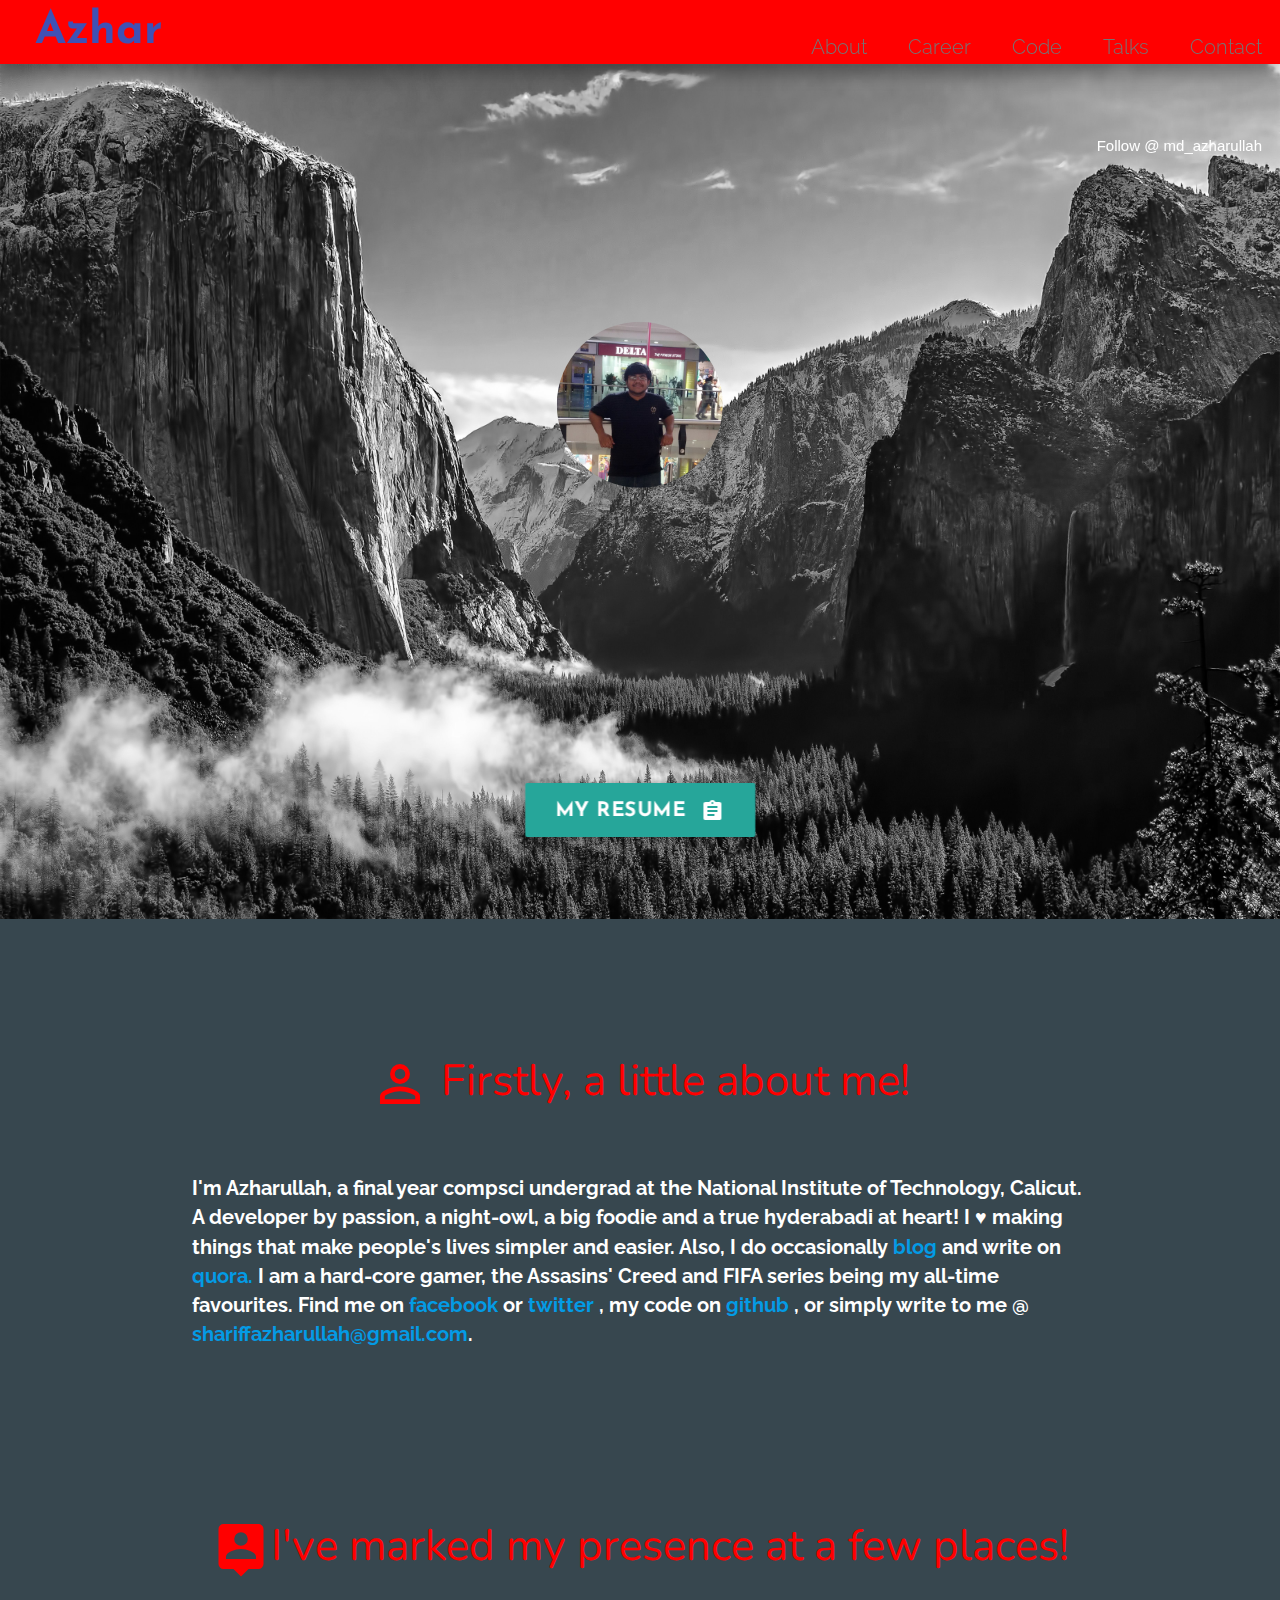
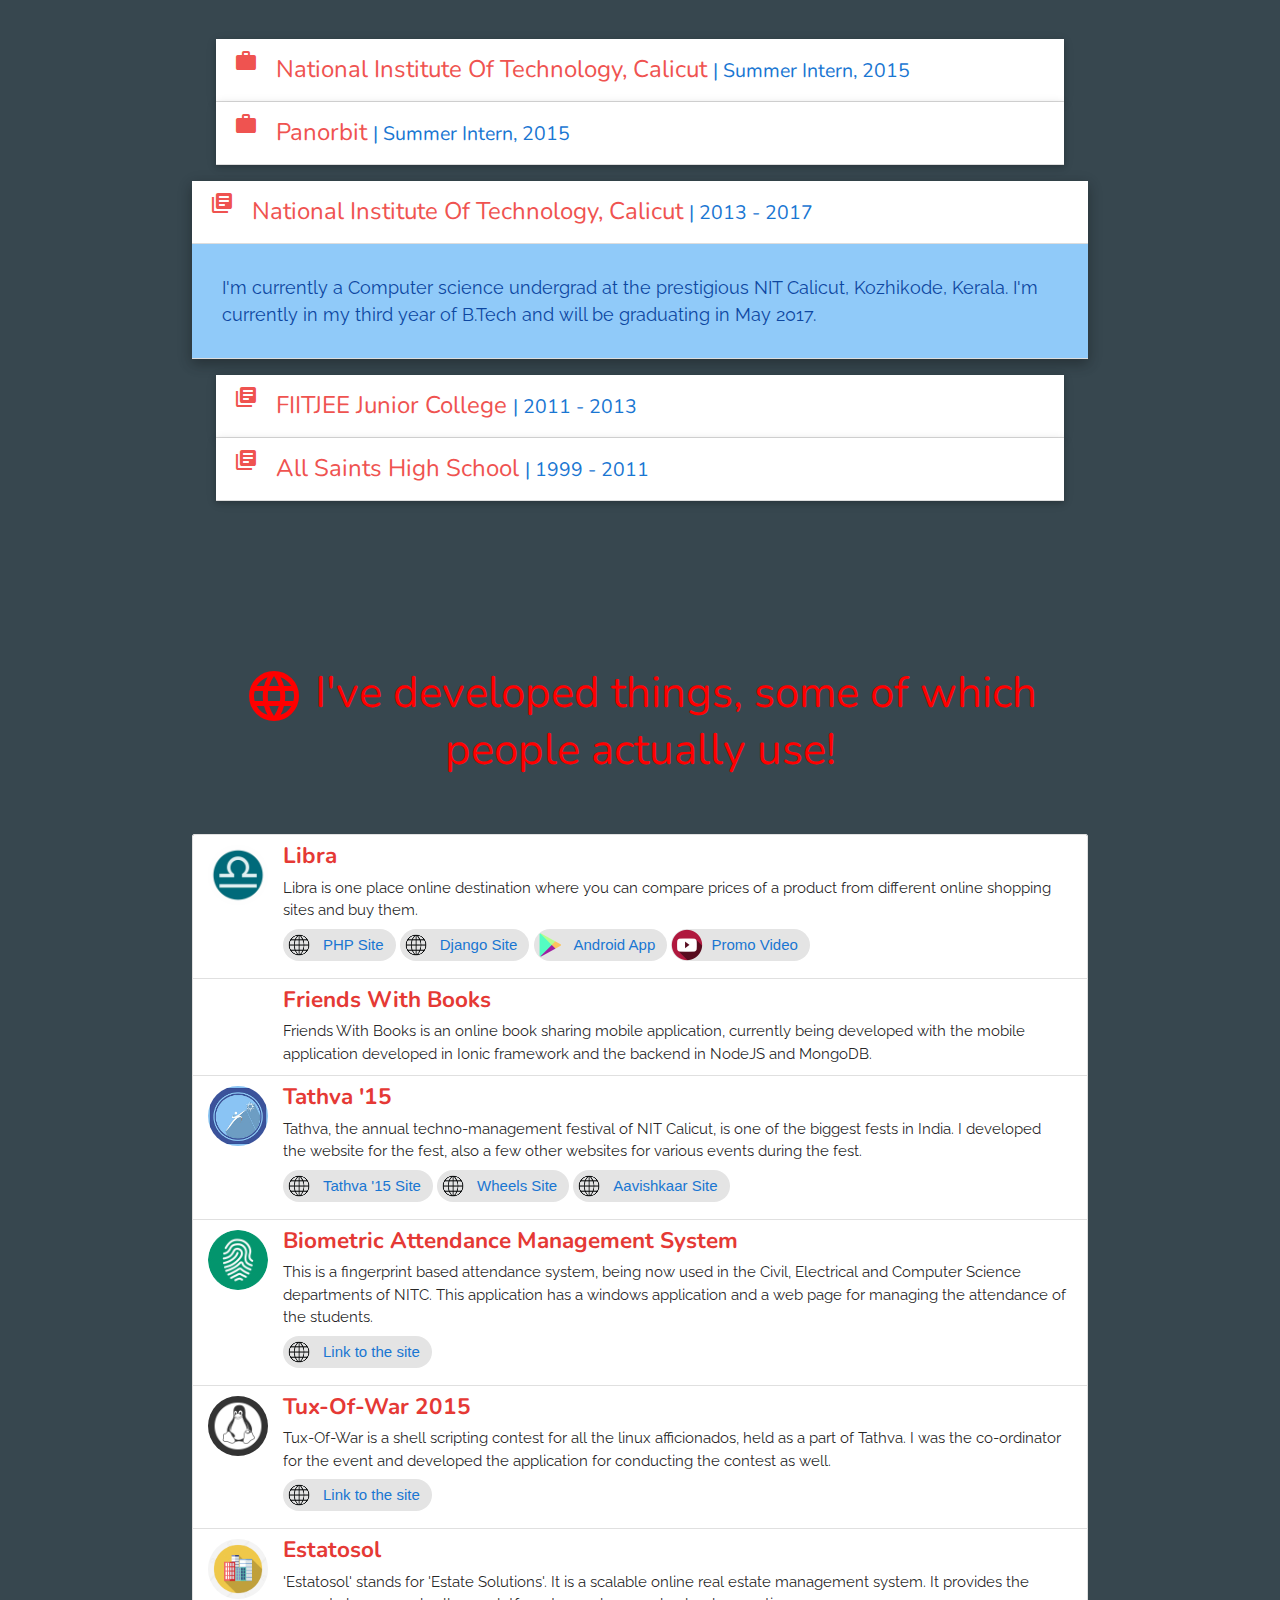
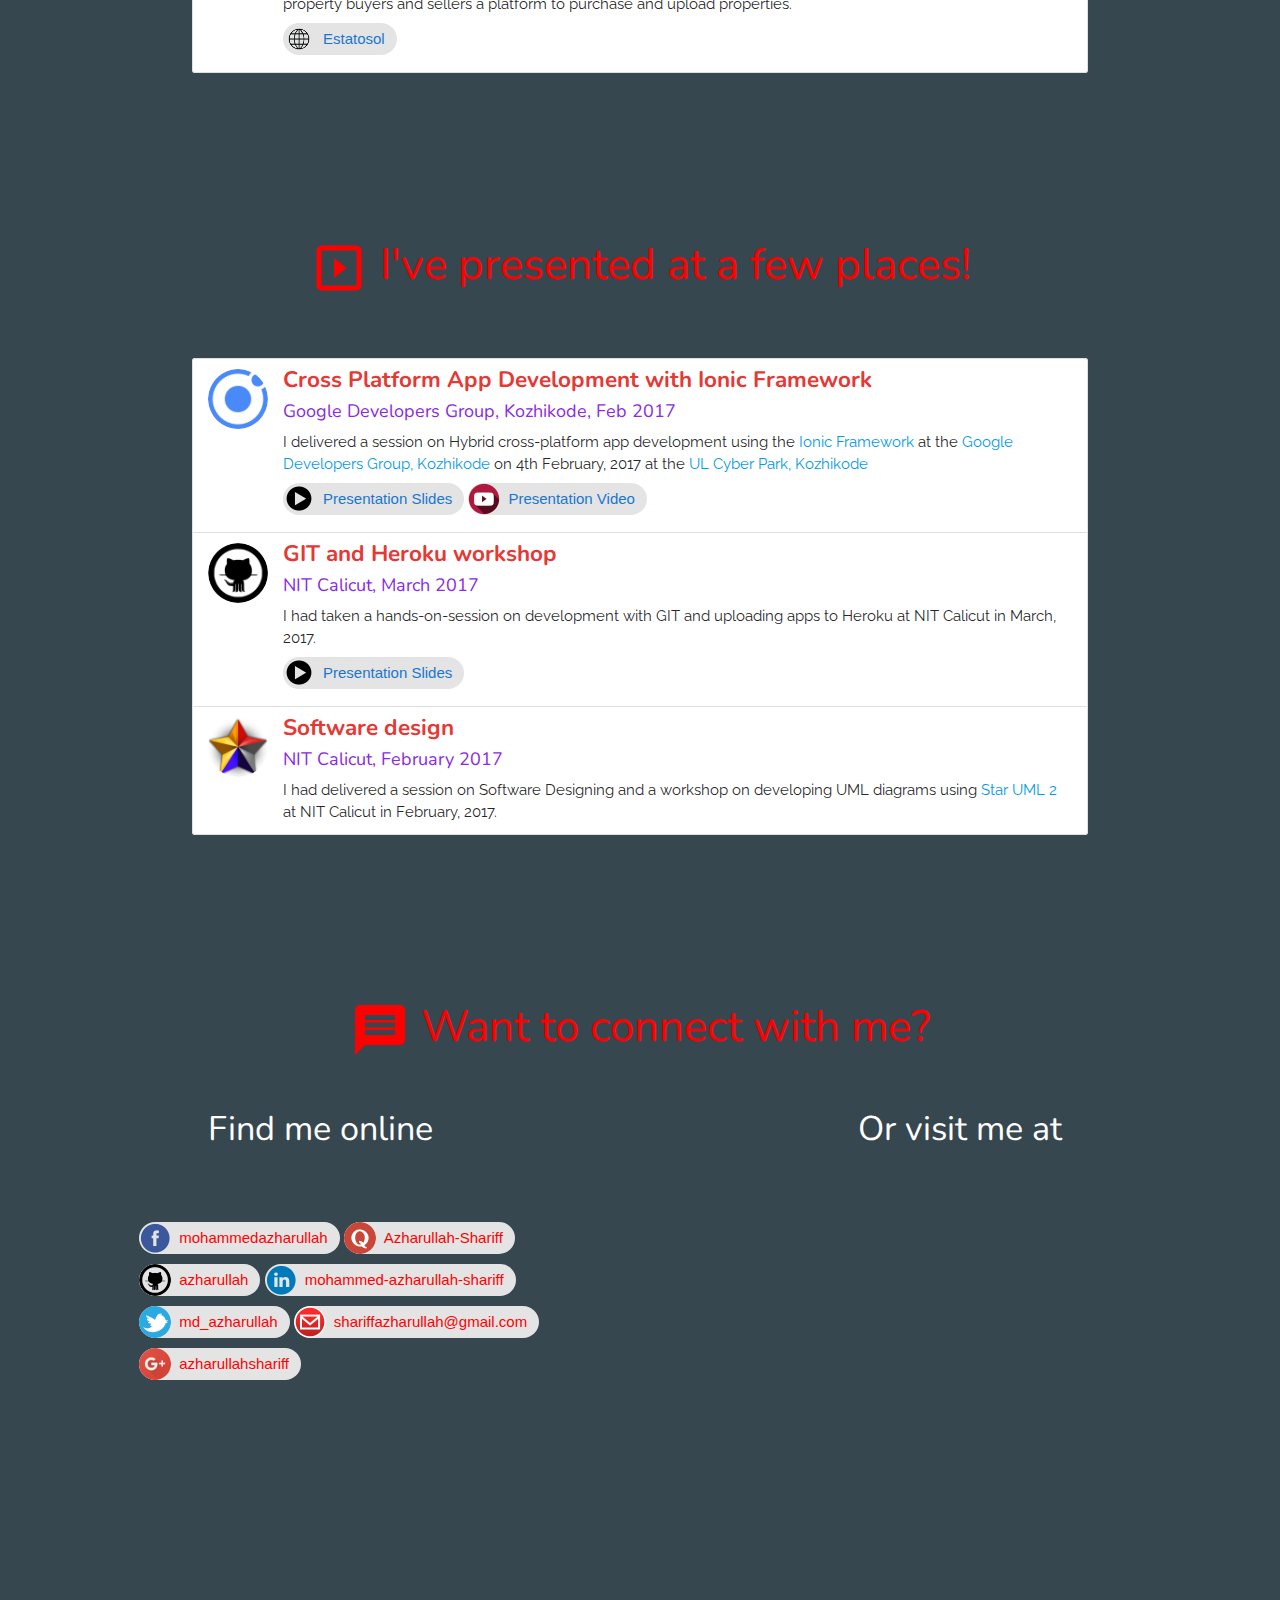
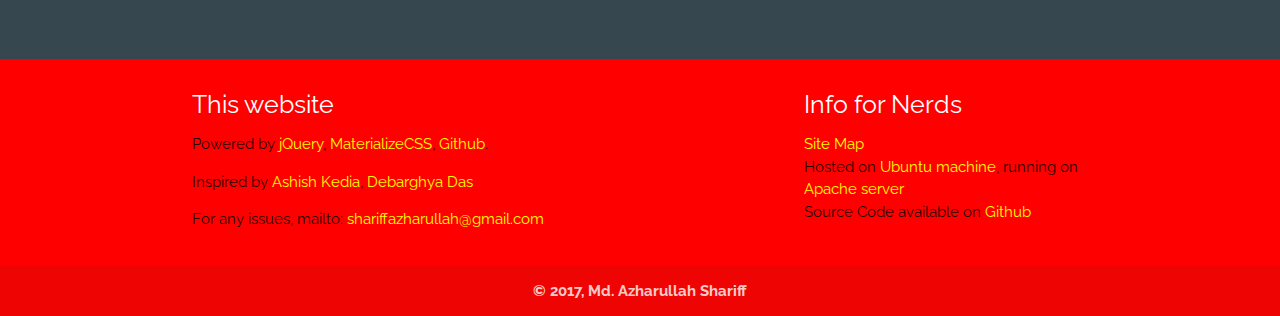
<file: index.html>
<!DOCTYPE html>

<html>

<head>

    <title>Azhar | Portfolio</title>

    <!--Import Google Icon Font-->
    <link href="https://fonts.googleapis.com/icon?family=Material+Icons" rel="stylesheet">
    <link href="https://fonts.googleapis.com/css?family=Josefin+Sans|Nunito|Raleway" rel="stylesheet">
    <!--Import materialize.css-->
    <link type="text/css" rel="stylesheet" href="materialize/css/materialize.css" media="screen,projection" />
    <!-- Custom CSS -->
    <link rel="stylesheet" type="text/css" href="css/home.css">

    <!--Let browser know website is optimized for mobile-->
    <meta name="viewport" content="width=device-width, initial-scale=1.0" />

    <meta property="og:url" content="https://azharullah.github.io" />
    <meta property="og:type" content="website" />
    <meta property="og:title" content="Azharullah | Portfolio" />
    <meta property="og:description" content="I'm a final year computer science undergrad at NIT Calicut." />
    <meta property="og:image" content="http://athena.nitc.ac.in/azharullahshariff_b130727cs/mysite/img/azhar_full.jpg" />

    <link rel="shortcut icon" type="image/png" href="img/azhar_small.jpg" />

    <!-- Google website tracking -->
    <script>
        (function(i, s, o, g, r, a, m) {
            i['GoogleAnalyticsObject'] = r;
            i[r] = i[r] || function() {
                (i[r].q = i[r].q || []).push(arguments)
            }, i[r].l = 1 * new Date();
            a = s.createElement(o),
                m = s.getElementsByTagName(o)[0];
            a.async = 1;
            a.src = g;
            m.parentNode.insertBefore(a, m)
        })(window, document, 'script', 'https://www.google-analytics.com/analytics.js', 'ga');

        ga('create', 'UA-84799110-1', 'auto');
        ga('send', 'pageview');
    </script>

    <!-- Twitter SDK -->
    <script>
        window.twttr = (function(d, s, id) {
            var js, fjs = d.getElementsByTagName(s)[0],
                t = window.twttr || {};
            if (d.getElementById(id)) return t;
            js = d.createElement(s);
            js.id = id;
            js.src = "https://platform.twitter.com/widgets.js";
            fjs.parentNode.insertBefore(js, fjs);

            t._e = [];
            t.ready = function(f) {
                t._e.push(f);
            };

            return t;
        }(document, "script", "twitter-wjs"));
    </script>

</head>

<body>

    <div class="navbar-fixed">
        <nav class="z-depth-2">
            <div class="nav-wrapper">
                <a href="#0" class="brand-logo"> <img id="res_img" src="img/azhar_small.jpg"> <span> Azhar </span> </a>
                <a href="#" data-activates="mobile-demo" class="button-collapse"><i class="material-icons">menu</i></a>
                <ul id="nav-mobile" class="right hide-on-med-and-down section table-of-contents">
                    <li><a href="#aboutme">About</a></li>
                    <li><a href="#career">Career</a></li>
                    <li><a href="#code">Code</a></li>
                    <li><a href="#presentations">Talks</a></li>
                    <li><a href="#contact">Contact</a></li>
                </ul>
                <ul class="side-nav section table-of-contents" id="mobile-demo">
                    <li><a href="#aboutme">About</a></li>
                    <li><a href="#career">Career</a></li>
                    <li><a href="#code">Code</a></li>
                    <li><a href="#presentations">Talks</a></li>
                    <li><a href="#contact">Contact</a></li>
                </ul>
            </div>
        </nav>
    </div>

    <div id="main_contents" class="row col s12 l12 m12">

        <img id="myimagemain" class="responsive-img center-align" src="img/azhar_full.jpg">
        <!--<div class="act_icons">
                <h2 class="center-align red-text" style="margin-bottom:50px;font-family: 'Baloo Bhaina', cursive;"> <span style="color:orange"> Hi! I'm </span> Md.<span style="color:#ffeb3b"> Azhar</span>ullah Shariff</h2>
                <a href="https://www.facebook.com/mohammedazharullah.shariff" title="Facebook" target="_blank"><img class="responsive-img social_icons" src="social/fb.png"></a>
                <a href="https://twitter.com/md_azharullah" title="Twitter" target="_blank"><img class="responsive-img social_icons" src="social/twitter.png"></a>
                <a href="mailto:shariffazharullah@gmail.com" title="Gmail" target="_blank"><img class="responsive-img social_icons" src="social/email.png"></a>
                <a href="https://plus.google.com/u/0/+azharullahshariff" title="Google Plus" target="_blank"><img class="responsive-img social_icons" src="social/googleplus.png"></a>
                <a href="https://in.linkedin.com/pub/mohammed-azharullah-shariff/b4/a38/473" title="LinkedIn" target="_blank"><img class="responsive-img social_icons" src="social/linkedin.png"></a>
                <a href="https://github.com/azharullah" title="Github" target="_blank"><img class="responsive-img social_icons" src="social/github.png"></a>
        </div>-->
        <a href="./resume.pdf" class="waves-effect waves-light btn-large resume"><i class="material-icons right">assignment</i>My Resume</a>
        <div class="fb_section"><iframe src="https://www.facebook.com/plugins/follow.php?href=https%3A%2F%2Fwww.facebook.com%2Fmohammedazharullah.shariff&width=450&height=80&layout=standard&size=small&show_faces=true&appId=1718200528464920" width="450" height="80" style="border:none;overflow:hidden"
                scrolling="no" frameborder="0" allowTransparency="true"></iframe></div>
        <a class="twitter-follow-button" style="float:right !important;" href="http://twitter.com/md_azharullah">Follow @ md_azharullah</a>

    </div>

    <div id="aboutme" class="container section scrollspy">

        <h3 class="center-align"><i class="medium material-icons" style="vertical-align: middle;">perm_identity</i> Firstly, a little about me!</h3>
        <p>I'm Azharullah, a final year compsci undergrad at the National Institute of Technology, Calicut. A developer by passion, a night-owl, a big foodie and a true hyderabadi at heart! I &hearts; making things that make people's lives simpler and easier.
            Also, I do occasionally <a href="https://azharullah.wordpress.com" target="_blank"> blog </a> and write on <a href="https://www.quora.com/profile/Azharullah-Shariff" target="_blank"> quora. </a> I am a hard-core gamer, the Assasins' Creed
            and FIFA series being my all-time favourites. Find me on <a href="https://www.facebook.com/mohammedazharullah.shariff" target="_blank"> facebook </a> or <a href="https://twitter.com/md_azharullah" target="_blank"> twitter </a>, my code on
            <a href="https://github.com/azharullah" target="_blank"> github </a>, or simply write to me @ <a href="mailto:shariffazharullah@gmail.com"> shariffazharullah@gmail.com</a>.</p>

    </div>

    <div id="career" class="container section scrollspy">

        <h3 class="center-align"><i class="medium material-icons" style="vertical-align: middle;">person_pin</i>I've marked my presence at a few places!</h3>

        <ul class="collapsible popout" data-collapsible="accordion">
            <li>
                <div class="collapsible-header"><i class="material-icons medium" style="vertical-align: middle;">work</i>National Institute Of Technology, Calicut <span class="career_dates">| Summer Intern, 2015 </span> </div>
                <div class="collapsible-body">
                    <p>I interned at NIT Calicut in summer, 2015 under Dr. Vinod Pathari. I implemented a biometric finger-print attendance management system in the Civil engineering department, NITC. The application is now being used in the Computer Science,
                        Civil and Electrical departments of NITC. </p>
                </div>
            </li>
            <li>
                <div class="collapsible-header"><i class="material-icons medium" style="vertical-align: middle;">work</i>Panorbit <span class="career_dates">| Summer Intern, 2015 </span> </div>
                <div class="collapsible-body">
                    <p>I interned at Panorbit, a bangalore based startup during the summer of 2015. I developed built a face recognition tool using a few javascript libraries. </p>
                </div>
            </li>
            <li>
                <div class="collapsible-header active"><i class="material-icons medium" style="vertical-align: middle;">library_books</i>National Institute Of Technology, Calicut <span class="career_dates">| 2013 - 2017 </span></div>
                <div class="collapsible-body">
                    <p>I'm currently a Computer science undergrad at the prestigious NIT Calicut, Kozhikode, Kerala. I'm currently in my third year of B.Tech and will be graduating in May 2017.</p>
                </div>
            </li>
            <li>
                <div class="collapsible-header"><i class="material-icons medium" style="vertical-align: middle;">library_books</i>FIITJEE Junior College <span class="career_dates">| 2011 - 2013 </span></div>
                <div class="collapsible-body">
                    <p>I did my +2 at FORUM FOR IITJEE (FIITJEE), Hyderabad, with Math, Physics and Chemistry as major subjects and English and French as languages, from 2011 - 2013.</p>
                </div>
            </li>
            <li>
                <div class="collapsible-header"><i class="material-icons medium" style="vertical-align: middle;">library_books</i>All Saints High School <span class="career_dates">| 1999 - 2011</span></div>
                <div class="collapsible-body">
                    <p>I did my schooling from All Saints High School, Hyderabad.</p>
                </div>
            </li>
        </ul>

    </div>

    <div id="code" class="container col s8 l3 section scrollspy">

        <h3 class="center-align"> <i class="material-icons medium" style="vertical-align: middle;">language</i> I've developed things, some of which people actually use!</h3>

        <div id="projects">

            <ul class="collection">

                <li class="collection-item avatar">
                    <img src="img/libra.png" class="circle responsive-img projects_img">
                    <span class="title">Libra</span>
                    <p>Libra is one place online destination where you can compare prices of a product from different online shopping sites and buy them. </p>
                    <p>
                        <div class="chip">
                            <a target="_blank" href="https://libra0.herokuapp.com"><img src="img/website.png"> PHP Site</a>
                        </div>
                        <div class="chip">
                            <a target="_blank" href="https://libracompare.herokuapp.com"><img src="img/website.png"> Django Site</a>
                        </div>
                        <div class="chip">
                            <a target="_blank" href="#0"><img src="img/playstore.png"> Android App</a>
                        </div>
                        <div class="chip">
                            <a target="_blank" href="https://www.youtube.com/watch?v=tE9VQOqef-E"><img src="img/youtube.ico"> Promo Video</a>
                        </div>
                    </p>
                </li>

                <li class="collection-item avatar">
                    <!--<img src="img/libra.png" class="circle responsive-img projects_img">-->
                    <span class="title">Friends With Books</span>
                    <p>Friends With Books is an online book sharing mobile application, currently being developed with the mobile application developed in Ionic framework and the backend in NodeJS and MongoDB.</p>
                    <!--<p>
                        <div class="chip"><a target="_blank" href="https://libra0.herokuapp.com">PHP Site</a></div>
                        <div class="chip"><a target="_blank" href="https://libracompare.herokuapp.com">Django Site</a></div>
                        <div class="chip"><a target="_blank" href="#0">Android App</a></div>
                        <div class="chip"><a target="_blank" href="https://www.youtube.com/watch?v=tE9VQOqef-E">Promo Video</a></div>
                    </p>-->
                </li>

                <li class="collection-item avatar">
                    <img src="img/tathva.jpg" class="circle responsive-img projects_img">
                    <span class="title">Tathva '15</span>
                    <p>Tathva, the annual techno-management festival of NIT Calicut, is one of the biggest fests in India. I developed the website for the fest, also a few other websites for various events during the fest.</p>
                    <p>
                        <div class="chip">
                            <a target="_blank" href="http://athena.nitc.ac.in/azharullahshariff_b130727cs/tathva/#/home"><img src="img/website.png"> Tathva '15 Site</a>
                        </div>
                        <div class="chip">
                            <a target="_blank" href="http://athena.nitc.ac.in/azharullahshariff_b130727cs/wheels/"><img src="img/website.png"> Wheels Site</a>
                        </div>
                        <div class="chip">
                            <a target="_blank" href="http://athena.nitc.ac.in/azharullahshariff_b130727cs/aavishkaar/"><img src="img/website.png"> Aavishkaar Site</a>
                        </div>
                    </p>
                </li>

                <li class="collection-item avatar">
                    <img src="img/fingerprint.png" class="circle responsive-img projects_img">
                    <span class="title">Biometric Attendance Management System</span>
                    <p>This is a fingerprint based attendance system, being now used in the Civil, Electrical and Computer Science departments of NITC. This application has a windows application and a web page for managing the attendance of the students.</p>
                    <p>
                        <div class="chip">
                            <a target="_blank" href="http://athena.nitc.ac.in/chaudhary_bcs11/ams_modified1/"><img src="img/website.png"> Link to the site</a>
                        </div>
                    </p>
                </li>

                <li class="collection-item avatar">
                    <img src="img/tow.png" class="circle responsive-img projects_img">
                    <span class="title">Tux-Of-War 2015</span>
                    <p>Tux-Of-War is a shell scripting contest for all the linux afficionados, held as a part of Tathva. I was the co-ordinator for the event and developed the application for conducting the contest as well.</p>
                    <p>
                        <div class="chip">
                            <a target="_blank" href="http://athena.nitc.ac.in/tuxofwar/"><img src="img/website.png"> Link to the site</a>
                        </div>
                    </p>
                </li>

                <li class="collection-item avatar">
                    <img src="img/estatosol.jpg" class="circle responsive-img projects_img">
                    <span class="title">Estatosol</span>
                    <p>'Estatosol' stands for 'Estate Solutions'. It is a scalable online real estate management system. It provides the property buyers and sellers a platform to purchase and upload properties.</p>
                    <p>
                        <div class="chip">
                            <a target="_blank" href="http://athena.nitc.ac.in/azharullahshariff_b130727cs/estatosol/"><img src="img/website.png"> Estatosol</a>
                        </div>
                    </p>
                </li>

            </ul>

        </div>

    </div>

    <div id="presentations" class="container col s8 l3 section scrollspy">

        <h3 class="center-align"> <i class="material-icons medium" style="vertical-align: middle;">slideshow</i> I've presented at a few places! </h3>

        <ul class="collection">

            <li class="collection-item avatar">
                <img src="img/ionic.png" class="circle responsive-img projects_img">
                <span class="title">Cross Platform App Development with Ionic Framework</span> <br>
                <p><span class="subtitle">Google Developers Group, Kozhikode, Feb 2017</span></p>
                <p>I delivered a session on Hybrid cross-platform app development using the <a target="_blank" href="http://ionicframework.com">Ionic Framework</a> at the
                    <a target="_blank" href="https://developers.google.com/groups/chapter/114055418793204110473/">Google Developers Group, Kozhikode</a> on 4th February, 2017 at the <a href="https://www.google.co.in/maps/place/UL+Cyber+Park/@11.2550743,75.826398,17z/data=!3m1!4b1!4m5!3m4!1s0x3ba65beca37af1e3:0x7549076c85e91304!8m2!3d11.255069!4d75.828592"
                        target="_blank">UL Cyber Park, Kozhikode</a>
                </p>
                <p>
                    <div class="chip">
                        <a target="_blank" href="ionic/presentation"><img src="img/slides.png"> Presentation Slides</a>
                    </div>
                    <div class="chip">
                        <a target="_blank" href="https://www.youtube.com/playlist?list=PLj7RgvlBYxbMItxJIvcf3s2WcU8mXt3Bc"><img src="img/youtube.ico"> Presentation Video</a>
                    </div>
                </p>
            </li>

            <li class="collection-item avatar">
                <img src="img/github.png" class="circle responsive-img projects_img">
                <span class="title">GIT and Heroku workshop</span> <br>
                <p><span class="subtitle">NIT Calicut, March 2017</span></p>
                <p>I had taken a hands-on-session on development with GIT and uploading apps to Heroku at NIT Calicut in March, 2017.
                </p>
                <p>
                    <div class="chip">
                        <a target="_blank" href="git/"><img src="img/slides.png"> Presentation Slides</a>
                    </div>
                </p>
            </li>

            <li class="collection-item avatar">
                <img src="img/staruml.png" class="circle responsive-img projects_img">
                <span class="title">Software design</span> <br>
                <p><span class="subtitle">NIT Calicut, February 2017</span></p>
                <p>I had delivered a session on Software Designing and a workshop on developing UML diagrams using
                    <a target="_blank" href="http://staruml.io">Star UML 2</a> at NIT Calicut in February, 2017.
                </p>
            </li>

        </ul>

    </div>

    <div id="contact" class="section scrollspy">

        <h3 class="center-align"> <i class="material-icons medium" style="vertical-align: middle;">message</i> Want to connect with me?</h3>

        <div class="row col s12">
            <div class="col s12 m12 l6">

                <h4 class="center-align" style="margin-bottom:80px;">Find me online</h4>
                <p class="socal_tags">
                    <div class="chip last_chips odd"><img src="img/fb.png"><a href="https://www.facebook.com/mohammedazharullah.shariff"> mohammedazharullah </a></div>
                    <div class="chip last_chips"><img src="img/quora.png"><a href="https://www.quora.com/profile/Azharullah-Shariff"> Azharullah-Shariff </a></div>
                </p>
                <p class="socal_tags">
                    <div class="chip last_chips odd"><img src="img/github.png"><a href="https://github.com/azharullah"> azharullah </a></div>
                    <div class="chip last_chips"><img src="img/linkedin.png"><a href="https://in.linkedin.com/in/mohammed-azharullah-shariff-473a38b4"> mohammed-azharullah-shariff </a></div>
                </p>
                <p class="socal_tags">
                    <div class="chip last_chips odd"><img src="img/twitter.png"><a href="https://twitter.com/md_azharullah"> md_azharullah </a></div>
                    <div class="chip last_chips"><img src="img/gmail.png"><a href="mailto:shariffazharullah@gmail.com"> shariffazharullah@gmail.com </a></div>
                </p>
                <p class="socal_tags">
                    <div class="chip last_chips odd"><img src="img/gplus.png"><a href="https://plus.google.com/+azharullahshariff"> azharullahshariff </a></div>
                </p>
                <!-- <p><div class="chip last_chips"><img src="img/"><a href="">  </a></div></p>
                                        <p><div class="chip last_chips"><img src="img/"><a href="">  </a></div></p>
                                        <p><div class="chip last_chips"><img src="img/"><a href="">  </a></div></p> -->

            </div>

            <div class="col s12 m12 l6">
                <h4 class="center-align">Or visit me at</h4>
                <iframe style="margin-left: 8vw !important;" src="https://www.google.com/maps/embed?pb=!1m14!1m8!1m3!1d31297.144744163616!2d75.935599!3d11.32425!3m2!1i1024!2i768!4f13.1!3m3!1m2!1s0x0%3A0xcfe81298b35154d8!2sNational+Institute+of+Technology+Calicut!5e0!3m2!1sen!2sus!4v1474762214019"
                    width="450" height="350" frameborder="0" style="border:0" allowfullscreen></iframe>
            </div>
        </div>

    </div>

    <footer class="page-footer">
        <div class="container">
            <div class="row">
                <div class="col l6 s12">
                    <h5 class="white-text">This website</h5>
                    <p>Powered by <a target="_blank" href="https://jquery.com">jQuery</a>, <a target="_blank" href="http://materializecss.com"> MaterializeCSS</a>, <a target="_blank" href="https://github.com"> Github</a>.</p>
                    <p> Inspired by <a target="_blank" href="https://ashishkedia.me">Ashish Kedia</a>, <a target="_blank" href="http://debarghyadas.com">Debarghya Das</a></p>
                    <p>For any issues, mailto: <a href="mailto:shariffazharullah@gmail.com">shariffazharullah@gmail.com</a></p>
                    <!-- <p class="grey-text text-lighten-4">You can use rows and columns here to organize your footer content.</p> -->
                </div>
                <div class="col l4 offset-l2 s12">
                    <h5 class="white-text">Info for Nerds</h5>
                    <ul>
                        <li><a href="sitemap.xml">Site Map</a></li>
                        <li>Hosted on <a href="http://www.ubuntu.com">Ubuntu machine</a>, running on <a href="https://www.apache.org">Apache server</a></li>
                        <li>Source Code available on <a href="https://github.com/AZHARULLAH/azharullah.github.io">Github</a></li>
                        <!-- <li><a class="grey-text text-lighten-3" href="#!">Link 4</a></li> -->
                    </ul>
                </div>
            </div>
        </div>
        <div class="footer-copyright">
            <div class="container" style="font-weight:bold; text-align: center;">
                &copy; 2017, Md. Azharullah Shariff
            </div>
        </div>
    </footer>

    <!--Import jQuery before materialize.js-->
    <script type="text/javascript" src="js/jquery-2.1.4.js"></script>
    <script type="text/javascript" src="materialize/js/materialize.js"></script>
    <script type="text/javascript" src="js/home.js"></script>

</body>

</html>
</file>
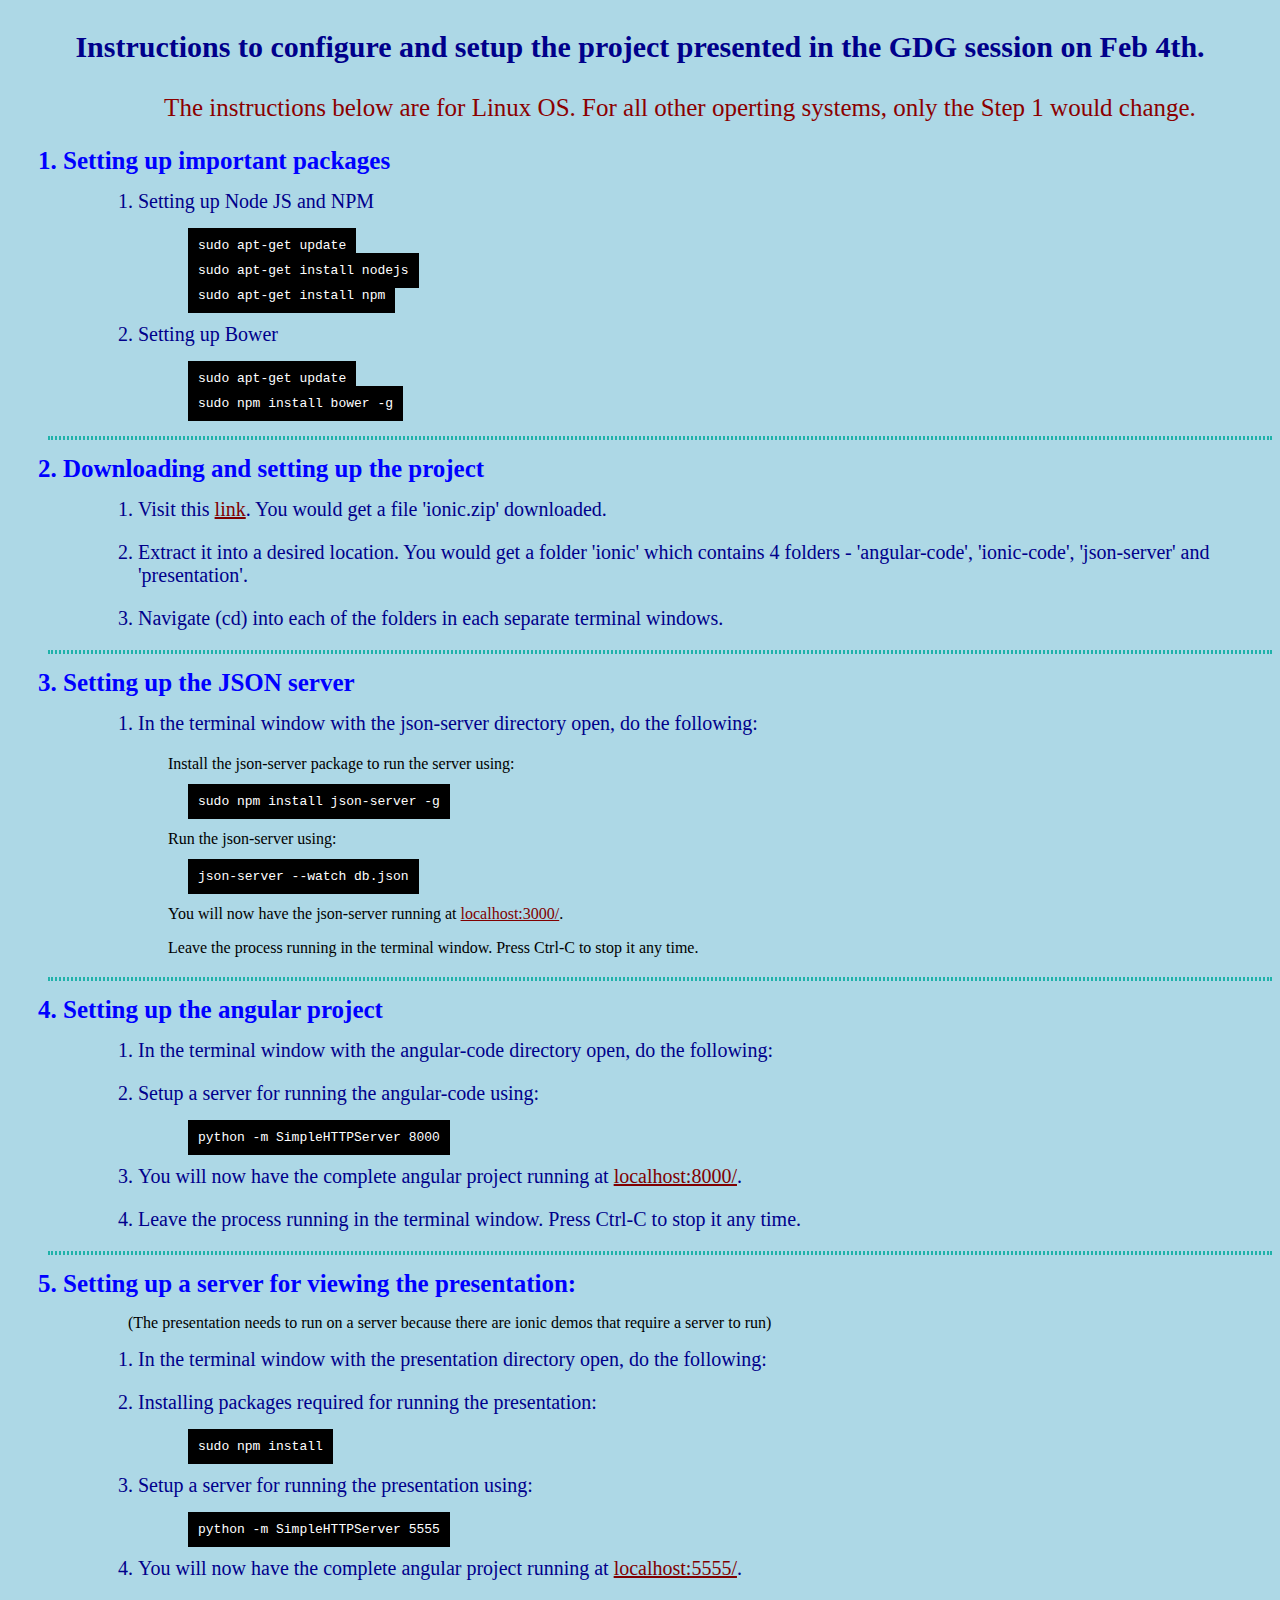
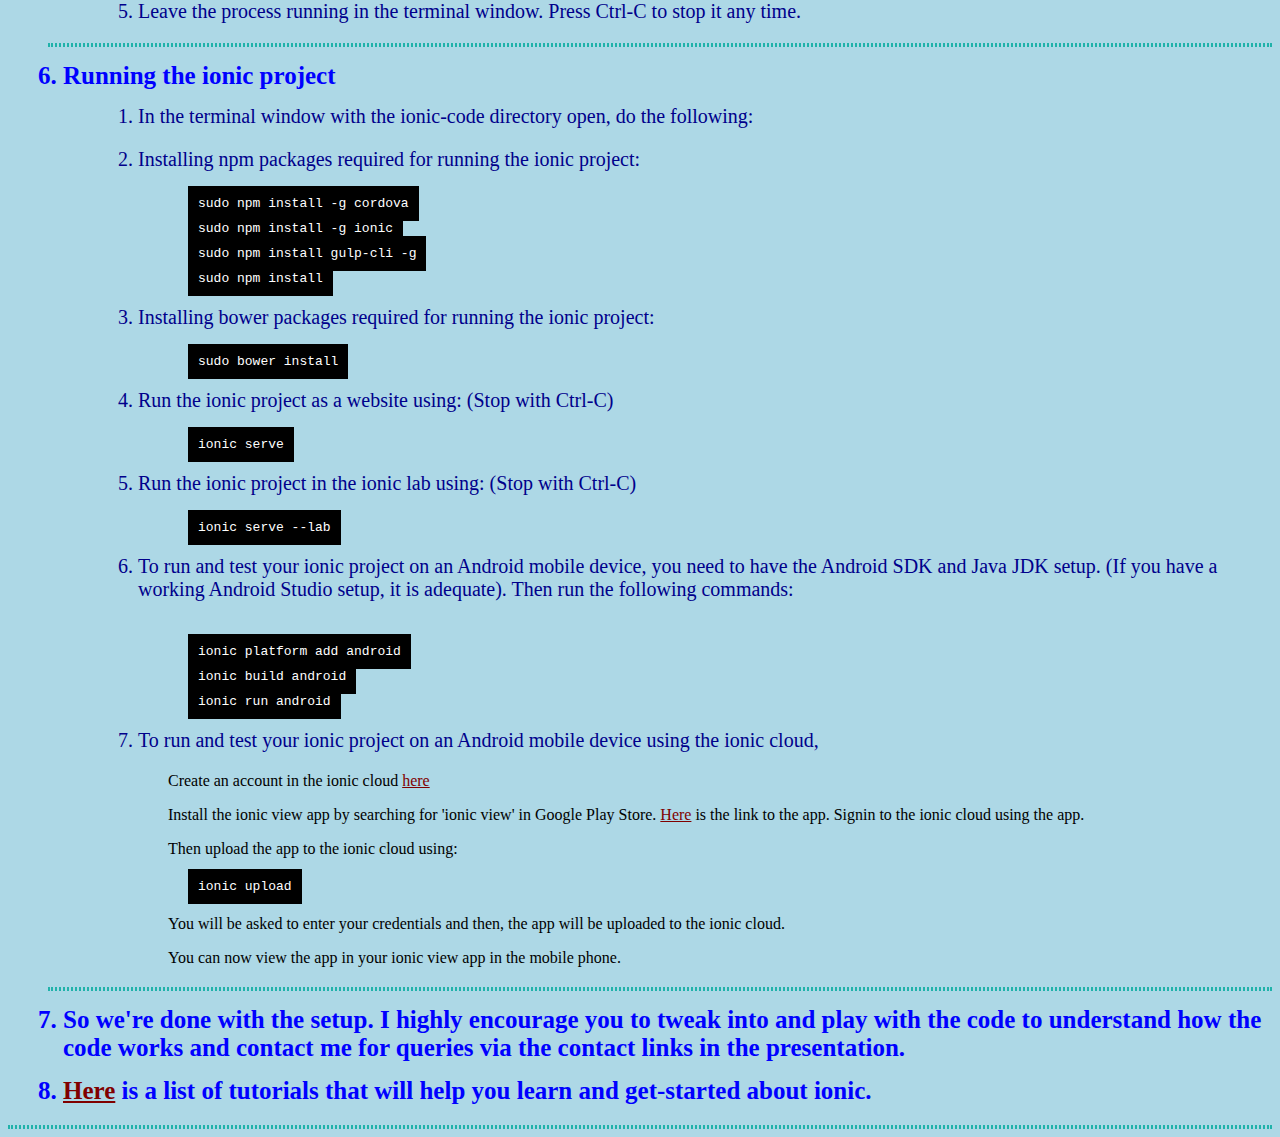
<file: ionic/index.html>
<html>

    <head>
        <title>Instructions for GDG talk project setup</title>
    </head>

    <body>

        <h2>Instructions to configure and setup the project presented in the GDG session on Feb 4th.</h2>

        <div>
            <p>The instructions below are for Linux OS. For all other operting systems, only the Step 1 would change. </p>
        </div>
        
        <ol class="main-list">
           
           <li>Setting up important packages</li>

           <ol class="sub-list">

                <li>Setting up Node JS and NPM</li>
                    <code>sudo apt-get update</code> <br>
                    <code>sudo apt-get install nodejs</code> <br>
                    <code>sudo apt-get install npm</code>

                <li>Setting up Bower</li>
                    <code>sudo apt-get update</code> <br>
                    <code>sudo npm install bower -g</code>

            </ol>
            <hr>

            <li>Downloading and setting up the project</li>

            <ol class="sub-list">
                <li>Visit this <a target="_blank" href="https://github.com/AZHARULLAH/azharullah.github.io/releases/download/1.0.0/ionic.zip">link</a>. You would get a file 'ionic.zip' downloaded.</li>
                <li>Extract it into a desired location. You would get a folder 'ionic' which contains 4 folders - 'angular-code', 'ionic-code', 'json-server' and 'presentation'.</li>
                <li>Navigate (cd) into each of the folders in each separate terminal windows.</li>
            </ol>
            <hr>

            <li>Setting up the JSON server</li>    
            
            <ol class="sub-list">
                <li>In the terminal window with the json-server directory open, do the following:</li>
                <p>Install the json-server package to run the server using:</p>
                    <code> sudo npm install json-server -g </code>
                <p>Run the json-server using:</p>
                    <code> json-server --watch db.json </code>
                <p>You will now have the json-server running at <a target="_blank" href="http://localhost:3000/">localhost:3000/</a>.</p>
                <p>Leave the process running in the terminal window. Press Ctrl-C to stop it any time.</p>
            </ol>
            <hr>

            <li>Setting up the angular project</li>

            <ol class="sub-list">
                <li>In the terminal window with the angular-code directory open, do the following:</li>
                <li>Setup a server for running the angular-code using:</li>
                    <code> python -m SimpleHTTPServer 8000 </code>
                <li>You will now have the complete angular project running at <a target="_blank" href="http://localhost:8000/">localhost:8000/</a>.</li>
                <li>Leave the process running in the terminal window. Press Ctrl-C to stop it any time.</li>
            </ol>
            <hr>

            <li>Setting up a server for viewing the presentation:</li>
            <p>(The presentation needs to run on a server because there are ionic demos that require a server to run)</p>

            <ol class="sub-list">
                <li>In the terminal window with the presentation directory open, do the following:</li>
                <li>Installing packages required for running the presentation:</li>
                    <code> sudo npm install </code>
                <li>Setup a server for running the presentation using:</li>
                    <code> python -m SimpleHTTPServer 5555 </code>
                <li>You will now have the complete angular project running at <a target="_blank" href="http://localhost:5555/">localhost:5555/</a>.</li>
                <li>Leave the process running in the terminal window. Press Ctrl-C to stop it any time.</li>
            </ol>
            <hr>

            <li>Running the ionic project</li>

            <ol class="sub-list">
                <li>In the terminal window with the ionic-code directory open, do the following:</li>
                <li>Installing npm packages required for running the ionic project:</li>
                    <code> sudo npm install -g cordova</code> <br>
                    <code> sudo npm install -g ionic </code> <br>
                    <code> sudo npm install gulp-cli -g</code> <br>
                    <code> sudo npm install</code>
                <li>Installing bower packages required for running the ionic project:</li>
                    <code> sudo bower install </code>
                <li>Run the ionic project as a website using: (Stop with Ctrl-C)</li>
                    <code> ionic serve </code>
                <li>Run the ionic project in the ionic lab using: (Stop with Ctrl-C)</li>
                    <code> ionic serve --lab </code>
                <li>To run and test your ionic project on an Android mobile device, you need to have the Android SDK and Java JDK setup. (If you have a working Android Studio setup, it is adequate). Then run the following commands:</li><br>
                    <code> ionic platform add android</code><br>
                    <code>ionic build android</code><br>
                    <code>ionic run android</code>
                <li>To run and test your ionic project on an Android mobile device using the ionic cloud,</li>
                    <p>Create an account in the ionic cloud <a target="_blank" href="https://ionic.io/cloud">here</a></p>
                    <p>Install the ionic view app by searching for 'ionic view' in Google Play Store. <a target="_blank" href="https://play.google.com/store/apps/details?id=com.ionic.viewapp&hl=en">Here</a> is the link to the app. Signin to the ionic cloud using the app.</p>
                    <p>Then upload the app to the ionic cloud using:</p>
                    <code> ionic upload </code>
                    <p>You will be asked to enter your credentials and then, the app will be uploaded to the ionic cloud.</p>
                    <p>You can now view the app in your ionic view app in the mobile phone.</p>
            </ol>
            <hr>

            <li>So we're done with the setup. I highly encourage you to tweak into and play with the code to understand how the code works and contact me for queries via the contact links in the presentation.</li>
            <li><a target="_blank" href="https://hackr.io/tutorials/learn-ionic">Here</a> is a list of tutorials that will help you learn and get-started about ionic.</li>

        </ol>
        <hr>

    </body>

    <style type="text/css">

        body
        {
            background-color: lightblue;
        }

        h2
        {
            text-align: center; 
            color: darkblue; 
            margin-top: 30px;
            margin-bottom: 30px;
            font-size: 30px;
        }

        .main-list li
        {
            margin: 15px 0 15px 15px;
            font-size: 25px;
            font-weight: bold;
            color: blue;
        }

        .sub-list li
        {
            font-weight: normal;
            margin: 15px 0 20px 50px;
            font-size: 20px;
            color: darkblue;
        }

        code
        {
            padding: 10px;
            margin-left: 100px;
            line-height: 25px;
            color: white;
            background-color: black;
        }

        p
        {
            margin-left: 80px;
        }

        div p
        {
            color: darkred;
            font-size: 25px;
            text-align: center; 
        }
    
        a
        {
            color: maroon;
        }

        hr
        {
            margin-top: 20px;
            border: 2px dotted lightseagreen;
        }

    </style>

</html>
</file>
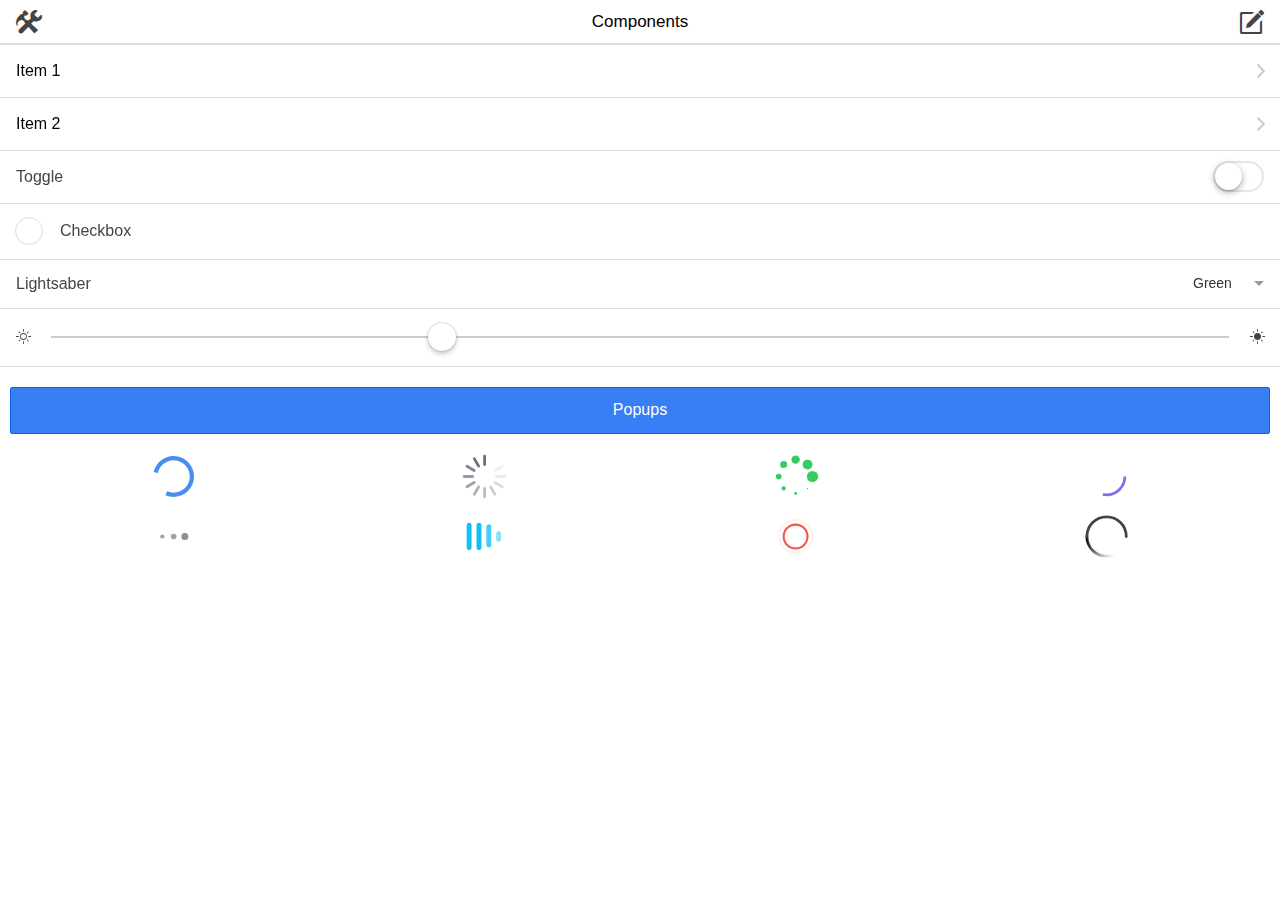
<file: ionic/presentation/demos/components/index.html>
<!DOCTYPE html>
<html ng-app="ionicApp">
<head>
  <link href="../../ionic/css/ionic.css" rel="stylesheet">
  <link href="style.css" rel="stylesheet">
  <script src="../../ionic/js/ionic.bundle.js"></script>
  <script src="index.js"></script>
  <style>
    p.spin {
      text-align: center;
    }
    .spinner svg {
      width: 24%;
      height: 45px;
    }
  </style>
</head>

<body ng-controller="MainCtrl">

  <ion-header-bar>
    <button class="button ion-settings button-icon" ng-click="showActionsheet()"></button>
    <h1 class="title">Components</h1>
    <button class="button button-icon ion-compose" ng-click="modal.show()"></button>
  </ion-header-bar>

  <ion-content>

    <ion-refresher on-refresh="doRefresh()"></ion-refresher>

    <ion-list>

      <a class="item item-icon-right" ng-repeat="item in items" href="#">
        <i class="icon ion-chevron-right icon-accessory"></i>
        {{ ::item }}
      </a>

      <ion-toggle>
        Toggle
      </ion-toggle>

      <ion-checkbox>
        Checkbox
      </ion-checkbox>

      <label class="item item-input item-select">
        <div class="input-label">
          Lightsaber
        </div>
        <select>
          <option>Blue</option>
          <option selected>Green</option>
          <option>Red</option>
        </select>
      </label>

      <div class="item range range-positive">
        <i class="icon ion-ios-sunny-outline"></i>
        <input type="range" name="volume" min="0" max="100" value="33">
        <i class="icon ion-ios-sunny"></i>
      </div>

    </ion-list>

    <div class="padding">
      <p>
        <button class="button button-block button-positive" ng-click="showConfirm()">Popups</button>
      </p>
    </div>

    <p class="spin">
      <ion-spinner icon="android"></ion-spinner>
      <ion-spinner icon="ios"></ion-spinner>
      <ion-spinner icon="bubbles" class="spinner-balanced"></ion-spinner>
      <ion-spinner icon="crescent" class="spinner-royal"></ion-spinner>
    </p>

    <p class="spin">
      <ion-spinner icon="dots" class="spinner-dark"></ion-spinner>
      <ion-spinner icon="lines" class="spinner-calm"></ion-spinner>
      <ion-spinner icon="ripple" class="spinner-assertive"></ion-spinner>
      <ion-spinner icon="spiral"></ion-spinner>
    </p>
  </ion-content>

  <script id="templates/modal.html" type="text/ng-template">
    <ion-modal-view>
      <ion-header-bar class="bar bar-header bar-positive">
        <h1 class="title">New Contact</h1>
        <button class="button button-clear button-primary" ng-click="modal.hide()">Cancel</button>
      </ion-header-bar>
      <ion-content class="padding">
        <div class="list">
          <label class="item item-input">
            <span class="input-label">First Name</span>
            <input ng-model="newUser.firstName" type="text">
          </label>
          <label class="item item-input">
            <span class="input-label">Last Name</span>
            <input ng-model="newUser.lastName" type="text">
          </label>
          <label class="item item-input">
            <span class="input-label">Email</span>
            <input ng-model="newUser.email" type="text">
          </label>
          <button class="button button-full button-positive" ng-click="createContact(newUser)">Create</button>
        </div>
      </ion-content>
    </ion-modal-view>
  </script>

</body>
</html>
</file>
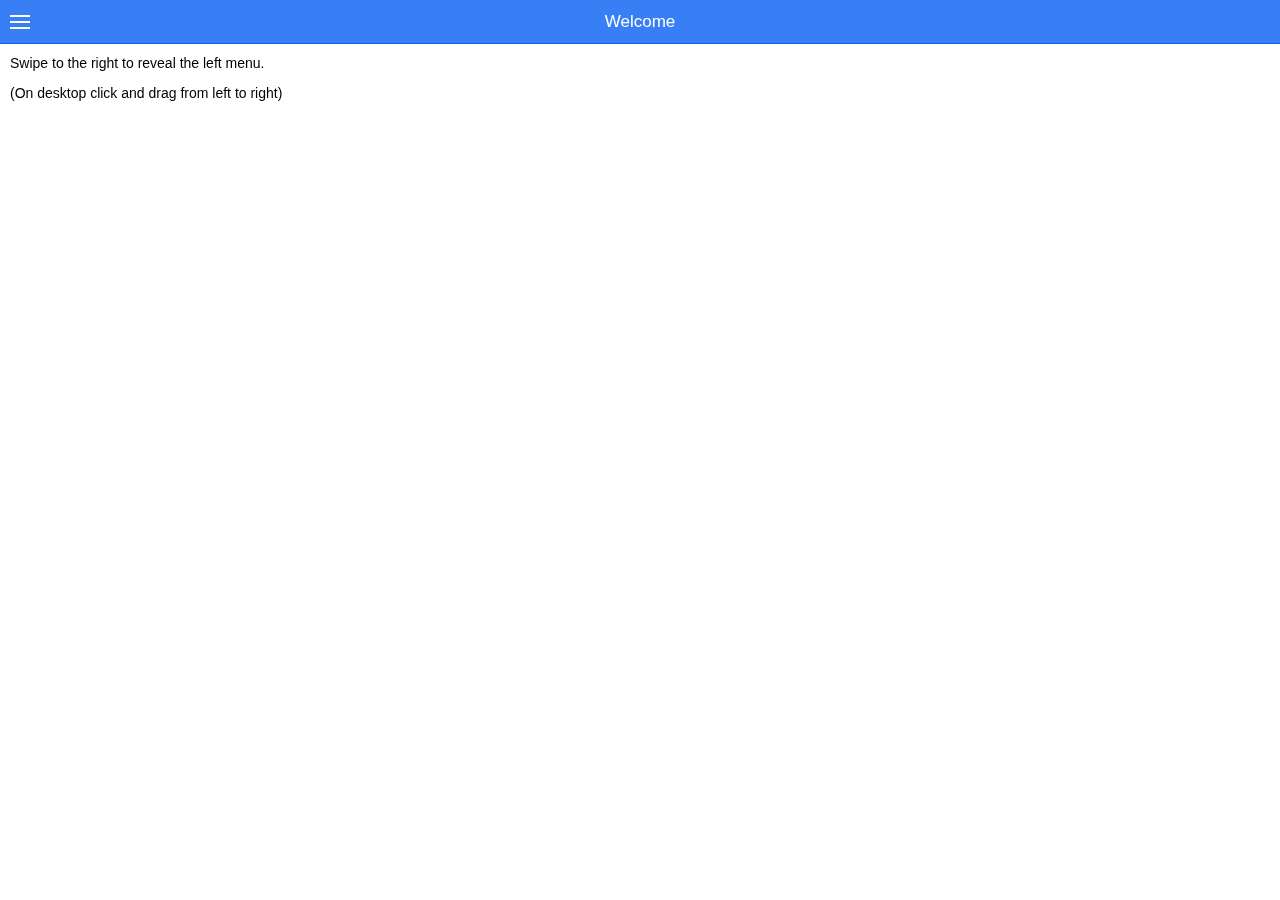
<file: ionic/presentation/demos/sidemenu/index.html>
<!DOCTYPE html>
<html ng-app="ionicApp">
  <head>
    <meta charset="utf-8">
    <meta name="viewport" content="initial-scale=1, maximum-scale=1, user-scalable=no, width=device-width">

    <title>Side Menus</title>

    <link href="../../ionic/css/ionic.css" rel="stylesheet">
    <link href="css/style.css" rel="stylesheet">
    <script src="../../ionic/js/ionic.bundle.js"></script>
    <script src="js/app.js"></script>
  </head>

  <body ng-controller="MainCtrl">

    <ion-nav-view></ion-nav-view>

  </body>
</html>
</file>
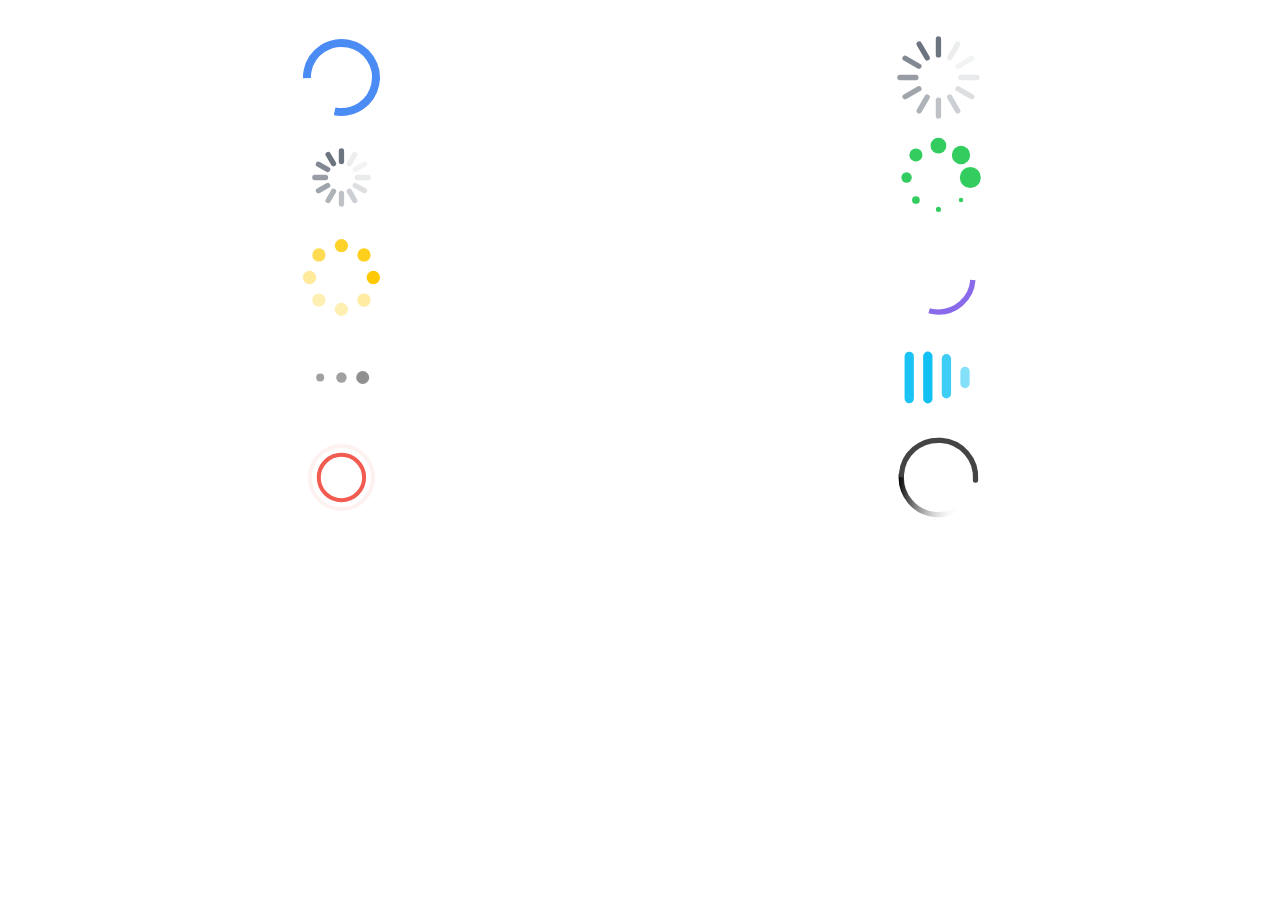
<file: ionic/presentation/demos/spinner/index.html>
<!DOCTYPE html>
<html ng-app="ionic">
<head>
  <link href="../../ionic/css/ionic.css" rel="stylesheet">
  <style>
    body {
      background: white;
      padding: 35px;
    }
    p {
      text-align: center;
    }
    .spinner svg {
      width: 49%;
      height: 85px;
    }
  </style>
  <script src="../../ionic/js/ionic.bundle.js"></script>
  <script src="index.js"></script>
</head>

<body>

  <p>
    <ion-spinner icon="android"></ion-spinner>
    <ion-spinner icon="ios"></ion-spinner>
  </p>

  <p>
    <ion-spinner icon="ios-small"></ion-spinner>
    <ion-spinner icon="bubbles" class="spinner-balanced"></ion-spinner>
  </p>

  <p>
    <ion-spinner icon="circles" class="spinner-energized"></ion-spinner>
    <ion-spinner icon="crescent" class="spinner-royal"></ion-spinner>
  </p>

  <p>
    <ion-spinner icon="dots" class="spinner-dark"></ion-spinner>
    <ion-spinner icon="lines" class="spinner-calm"></ion-spinner>
  </p>

  <p>
    <ion-spinner icon="ripple" class="spinner-assertive"></ion-spinner>
    <ion-spinner icon="spiral"></ion-spinner>
  </p>

</body>
</html>
</file>
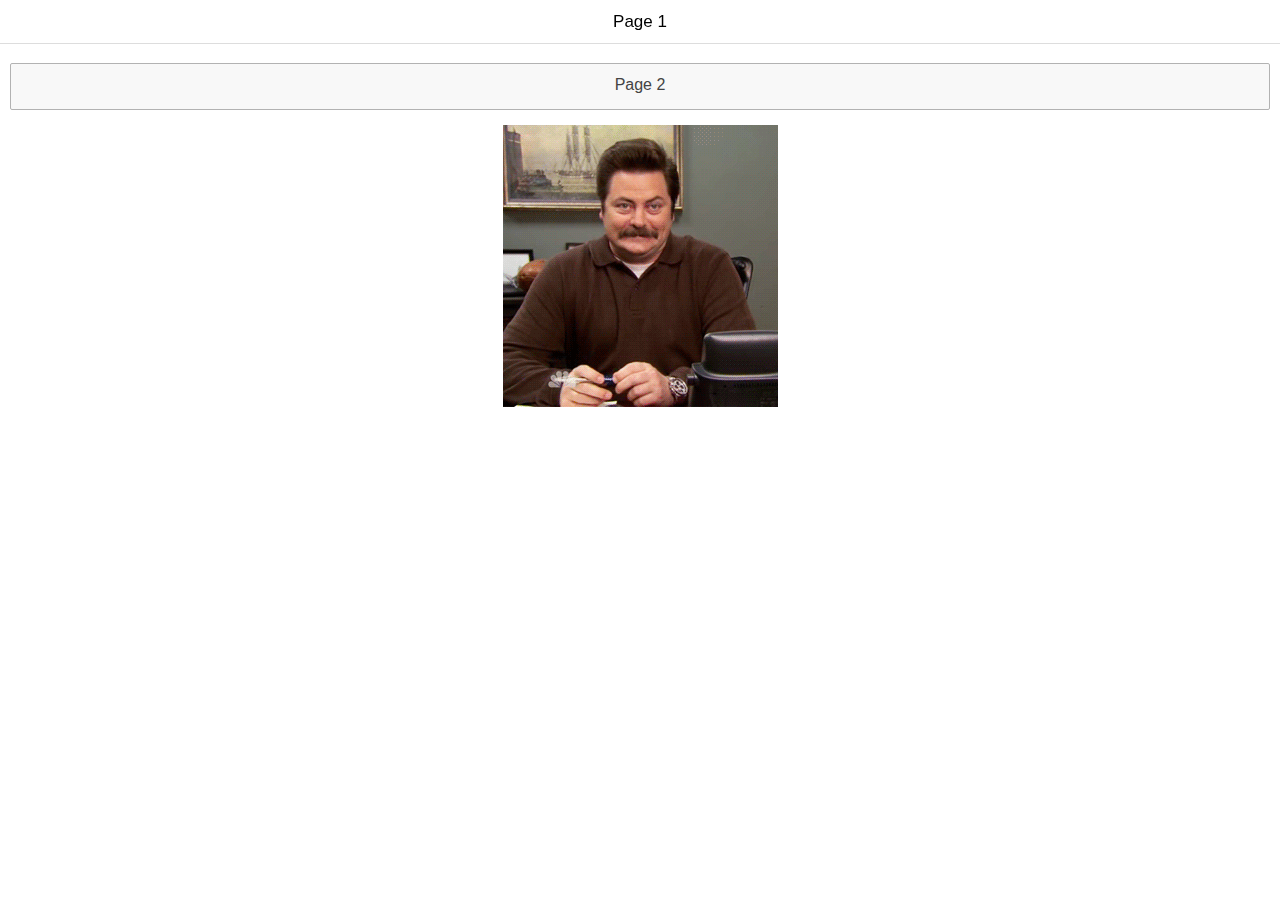
<file: ionic/presentation/demos/swipe-back/index.html>
<!DOCTYPE html>
<html ng-app="ionicApp">
<head>
  <link href="../../ionic/css/ionic.css" rel="stylesheet">
  <link href="style.css" rel="stylesheet">
  <script src="../../ionic/js/ionic.bundle.js"></script>
  <script src="index.js"></script>
</head>

<body>

  <ion-nav-bar>
    <ion-nav-back-button class="button-clear button-dark"></ion-nav-back-button>
  </ion-nav-bar>

  <ion-nav-view></ion-nav-view>

</body>
</html>
</file>
<file: css/home.css>
body {
    background-color: #37474f;
    font-family: 'PT Sans', sans-serif;
}

.brand-logo {
    font-family: 'Josefin Sans', sans-serif;
    font-weight: bold !important;
    color: #3f51b5 !important;
    font-size: 3rem !important;
}

#myimagemain {
    position: absolute;
    height: 13vw;
    width: 13vw;
    border-radius: 50%;
    top: 45vh;
    left: 50%;
    transform: translate(-50%, -50%);
}

.fb_section {
    position: absolute;
    top: 11vh;
    right: 2vh;
    color: white !important;
}

.twitter-follow-button {
    position: absolute !important;
    top: 15vh !important;
    right: 2vh !important;
    color: white !important;
}

.resume {
    position: absolute;
    top: 90vh;
    left: 50%;
    transform: translate(-50%, -50%);
    font-size: 20px !important;
    font-weight: bold;
    transition: all 0.1s;
    font-family: 'Josefin Sans', sans-serif !important;
}

.resume:hover {
    color: black;
    transition: all 0.1s;
}

.social_icons {
    height: 4.2vw;
    width: 4.2vw;
    border-radius: 50%;
    display: inline;
    filter: invert(100%);
}

nav {
    z-index: 10000 !important;
}

#main_contents {
    height: 95vh !important;
}

#main_contents:before {
    height: 95vh !important;
    content: "";
    position: absolute;
    left: 0;
    right: 0;
    z-index: -1;
    background-image: url("../img/back.jpg");
    background-size: 100vw 95vh;
    -webkit-filter: blur(5px);
    -moz-filter: blur(5px);
    -o-filter: blur(5px);
    -ms-filter: blur(5px);
    filter: blur(5px);
    -webkit-filter: grayscale(100%);
    filter: grayscale(100%);
}

.act_icons {
    position: absolute;
    top: 76vh;
    left: 50%;
    transform: translate(-50%, -50%);
}

.act_icons a {
    margin-left: 10px;
    margin-right: 20px;
}

.social_icons {
    opacity: 0.6;
    transition-duration: 1s;
}

.social_icons:hover {
    opacity: 1;
    transition-duration: 1s;
}

nav ul a {
    font-weight: bold;
    color: black;
    font-size: 1.3rem !important;
    margin-left: 3px !important;
    margin-right: 3px !important;
    font-family: 'Raleway', sans-serif !important;
    transition: all 0.2s;
}

nav ul a:hover {
    font-weight: bolder;
    color: white;
    font-size: 1.35rem !important;
    margin-left: 3px !important;
    margin-right: 3px !important;
    font-family: 'Raleway', sans-serif !important;
    transition: all 0.2s;
}

.brand-logo img {
    height: 0px;
    width: 0px;
    border-radius: 50%;
    margin-left: 10px;
    margin-right: 10px;
    vertical-align: middle;
}

#aboutme,
#career,
#code,
#contact,
#presentations {
    margin-top: 100px;
    margin-bottom: 100px;
}

#aboutme h3,
#career h3,
#code h3,
#contact h3,
#presentations h3 {
    margin-top: 20px;
    margin-bottom: 60px;
    color: red;
    font-family: 'Nunito', sans-serif;
}

#aboutme p {
    font-family: 'Raleway', sans-serif;
    color: white;
    font-weight: bold;
    font-size: 1.3rem;
}

.collapsible-header {
    font-size: 1.6rem;
    color: #ef5350 !important;
    font-family: 'Nunito', sans-serif;
}

.career_dates {
    color: #1976d2;
    font-size: 1.3rem;
}

.collapsible-body {
    font-size: 1.2rem;
    color: #0d47a1;
    background-color: #90caf9;
    font-family: 'Raleway', sans-serif;
}

.projects_img {
    width: 4rem !important;
    height: 4rem !important;
    margin-right: 10px !important;
}

.avatar .title {
    font-size: 1.5rem !important;
    color: #e53935;
    font-weight: bold;
    font-family: 'Nunito', sans-serif;
}

.avatar .subtitle {
    font-size: 1.2rem !important;
    color: blueviolet;
    font-weight: 400;
    font-family: 'Nunito', sans-serif;
}

.avatar p {
    margin-top: 7px !important;
    font-family: 'Raleway', sans-serif;
    font-size: 1.0rem;
}

.avatar .chip a {
    color: #1976d2 !important;
    font-size: 1.0rem;
}

h4 {
    color: white;
    font-family: 'Nunito', sans-serif;
    margin-top: -10px;
    margin-bottom: 20px;
}

div.chip.last_chips.odd {
    margin-left: 10vw !important;
}

.last_chips a {
    font-size: 1rem !important;
    color: red !important;
}

.last_chips {
    margin-top: -20px !important;
}

footer {
    font-family: 'Raleway', sans-serif;
}

footer a {
    color: yellow;
}


/**********************************************************************/

.material-icons {
    font-family: 'Material Icons';
    font-weight: normal;
    font-style: normal;
    font-size: 24px;
    /* Preferred icon size */
    display: inline-block;
    line-height: 1;
    text-transform: none;
    letter-spacing: normal;
    word-wrap: normal;
    white-space: nowrap;
    direction: ltr;
    /* Support for all WebKit browsers. */
    -webkit-font-smoothing: antialiased;
    /* Support for Safari and Chrome. */
    text-rendering: optimizeLegibility;
    /* Support for Firefox. */
    -moz-osx-font-smoothing: grayscale;
    /* Support for IE. */
    font-feature-settings: 'liga';
}


/*@font-face {
  font-family: 'Material Icons';
  font-style: normal;
  font-weight: 400;
  src: url(http://athena.nitc.ac.in/azharullahshariff_b130727cs/material-design-icons/Material-Design-Icons.eot);
  src: local('Material Icons'),
       local('MaterialIcons-Regular'),
       url(http://athena.nitc.ac.in/azharullahshariff_b130727cs/material-design-icons/Material-Design-Icons.woff2) format('woff2'),
       url(http://athena.nitc.ac.in/azharullahshariff_b130727cs/material-design-icons/Material-Design-Icons.woff) format('woff'),
       url(http://athena.nitc.ac.in/azharullahshariff_b130727cs/material-design-icons/Material-Design-Icons.ttf) format('truetype');
}

.material-icons {
  font-family: 'Material Icons';
  font-weight: normal;
  font-style: normal;
  font-size: 24px;
  display: inline-block;
  line-height: 1;
  text-transform: none;
  letter-spacing: normal;
  word-wrap: normal;
  white-space: nowrap;
  direction: ltr;

  -webkit-font-smoothing: antialiased;
  text-rendering: optimizeLegibility;

  -moz-osx-font-smoothing: grayscale;

  font-feature-settings: 'liga';
}*/
</file>
<file: ionic/presentation/demos/components/style.css>
body {
  background: white;
}
</file>
<file: ionic/presentation/demos/sidemenu/css/style.css>
body {
  
}
</file>
<file: ionic/presentation/demos/swipe-back/style.css>
body {
  background: white;
}
</file>
